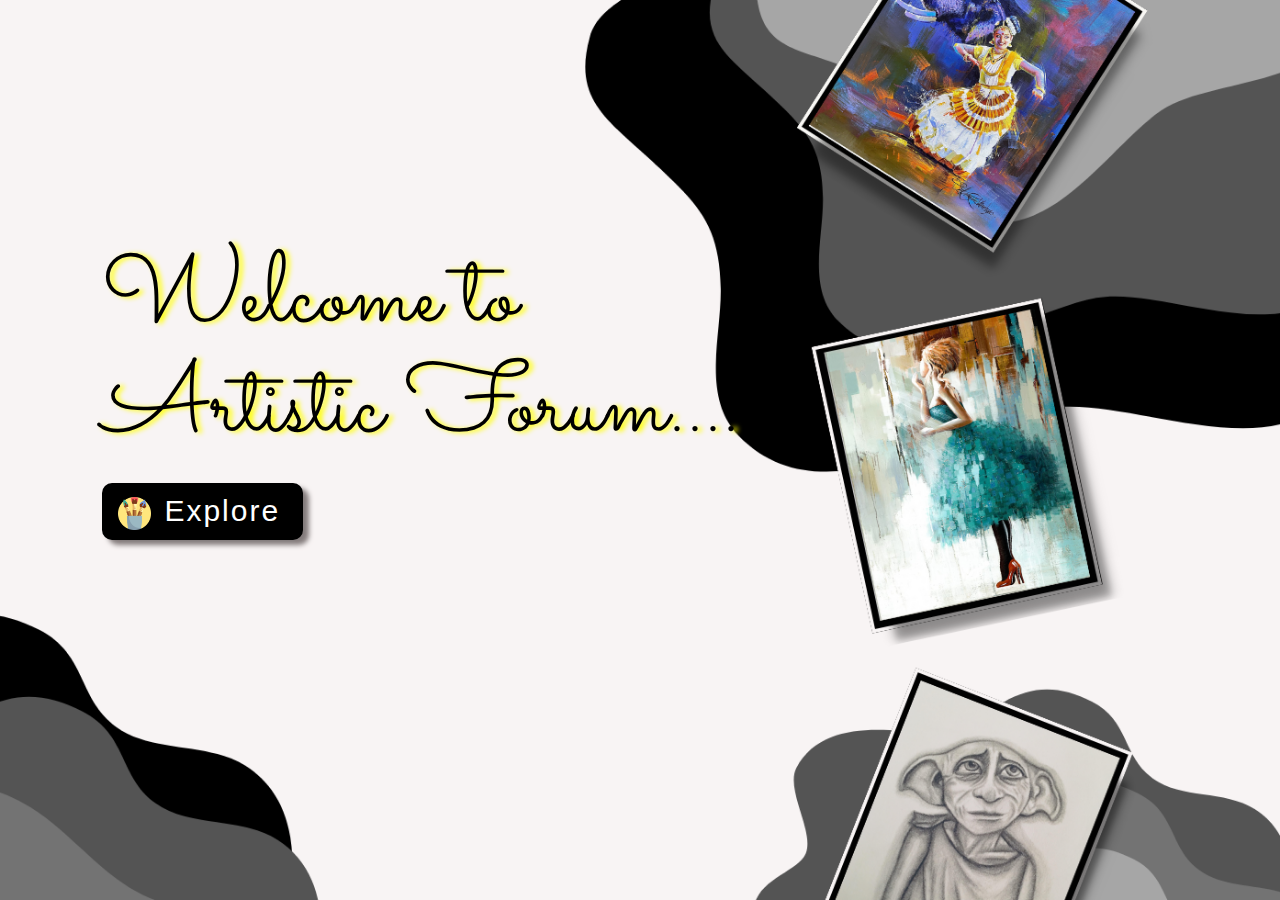
<file: index.html>
<html>

<head>
    <meta charset="utf-8">
    <title>
        Artistic Forum
    </title>
    
    <link rel="stylesheet" href="https://maxcdn.bootstrapcdn.com/bootstrap/3.4.1/css/bootstrap.min.css">
    <script src="https://ajax.googleapis.com/ajax/libs/jquery/3.3.1/jquery.min.js">
    </script>
    <script src="https://cdnjs.cloudflare.com/ajax/libs/popper.js/1.14.7/umd/popper.min.js">
    </script>
    <link rel="stylesheet" href="style.css">
    <link rel="icon" href="vrv.ico">
    <script src="https://code.jquery.com/jquery-3.2.1.slim.min.js" integrity="sha384-KJ3o2DKtIkvYIK3UENzmM7KCkRr/rE9/Qpg6aAZGJwFDMVNA/GpGFF93hXpG5KkN" crossorigin="anonymous"></script>
  <script src="https://cdnjs.cloudflare.com/ajax/libs/popper.js/1.12.9/umd/popper.min.js" integrity="sha384-ApNbgh9B+Y1QKtv3Rn7W3mgPxhU9K/ScQsAP7hUibX39j7fakFPskvXusvfa0b4Q" crossorigin="anonymous"></script>
  <script src="https://maxcdn.bootstrapcdn.com/bootstrap/4.0.0/js/bootstrap.min.js" integrity="sha384-JZR6Spejh4U02d8jOt6vLEHfe/JQGiRRSQQxSfFWpi1MquVdAyjUar5+76PVCmYl" crossorigin="anonymous"></script>

    <link rel="preconnect" href="https://fonts.googleapis.com">
    <link rel="preconnect" href="https://fonts.gstatic.com" crossorigin>
    <link href="https://fonts.googleapis.com/css2?family=Montserrat:wght@200;400&family=Sacramento&display=swap"
        rel="stylesheet">


</head>

<body>
    <div class="welcome">
        <h1>Welcome to Artistic Forum....</h1>
        <a href="sigin.html"><button type="button" class="btn btn-light buttonexplore"> <img src="brush.png" alt="" class="paintimg"><span class="explore">Explore</span></button></a>
    </div>
</body>

</html>
</file>
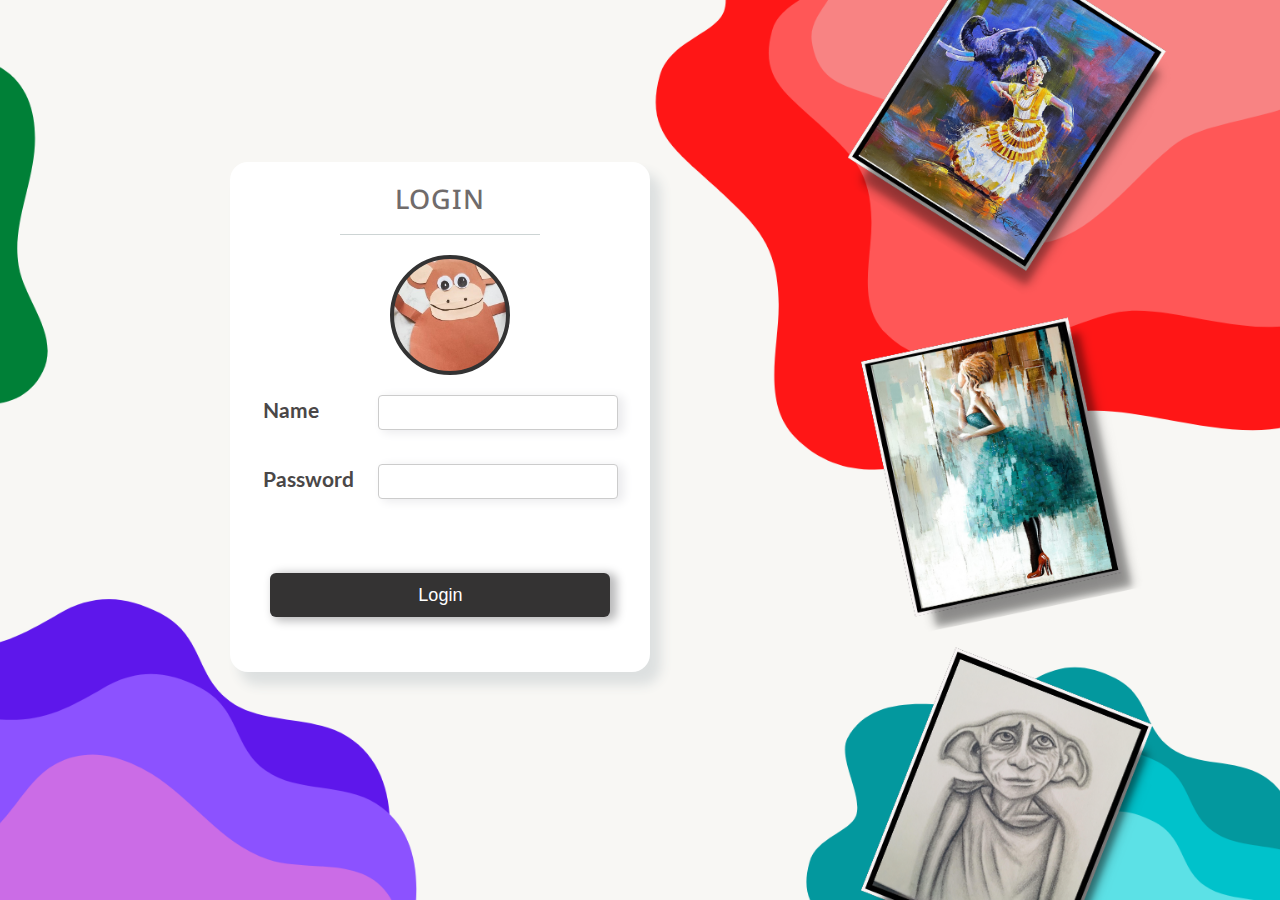
<file: login.html>
<html>

<head>
    <meta charset="utf-8">
    <title>
        Artistic Forum
    </title>
    <link rel="stylesheet" href="https://maxcdn.bootstrapcdn.com/bootstrap/3.4.1/css/bootstrap.min.css">

    <link rel="stylesheet" href="style3.css">
    <link rel="icon" href="vrv.ico">
    <link rel="preconnect" href="https://fonts.googleapis.com">
    <link rel="preconnect" href="https://fonts.gstatic.com" crossorigin>
    <link
        href="https://fonts.googleapis.com/css2?family=Montserrat:wght@200;400&family=Noto+Sans:wght@500&family=Sacramento&display=swap"
        rel="stylesheet">
    <link rel="preconnect" href="https://fonts.googleapis.com">
    <link rel="preconnect" href="https://fonts.gstatic.com" crossorigin>
    <link href="https://fonts.googleapis.com/css2?family=Montserrat:wght@200;400&family=Sacramento&display=swap"
        rel="stylesheet">
    <link
        href="https://fonts.googleapis.com/css2?family=Lato&family=Montserrat:wght@200;400&family=Mukta:wght@200&family=Noto+Sans:wght@200&family=Sacramento&display=swap"
        rel="stylesheet">
</head>

<body >
    <div></div>
    <div class="welcome" >
        <h1 class="createtext">LOGIN</h1>
        <hr>
        <div class="img imgmon">
       
        </div>
        <form>
            <div class="" table>
                <table>
                    <tr onclick="unchange()">
                        <td> <label class="nametext" for="form3Example1cg" te>Name</label></td>
                        <td><input type="text" class="nameenter" /></td>

                    </tr>
                    <tr>
                        <td onclick="unchange()"><label class="nametext" for="form3Example1cg">Password</label></td>
                        <td><input type="password" class="nameenter " onclick="imgchange()"/>
                    </tr>
                </table>
            </div>
            
            <div class="buttony" onclick="unchange()">
                <button type="button"
                    class="btn btn-success btn-block btn-lg gradient-custom-4 register">Login</button>
            </div>
            
        </form>
    </div>
    <script src="login.js" charset="utf-8"></script>

</body>

</html>
</file>
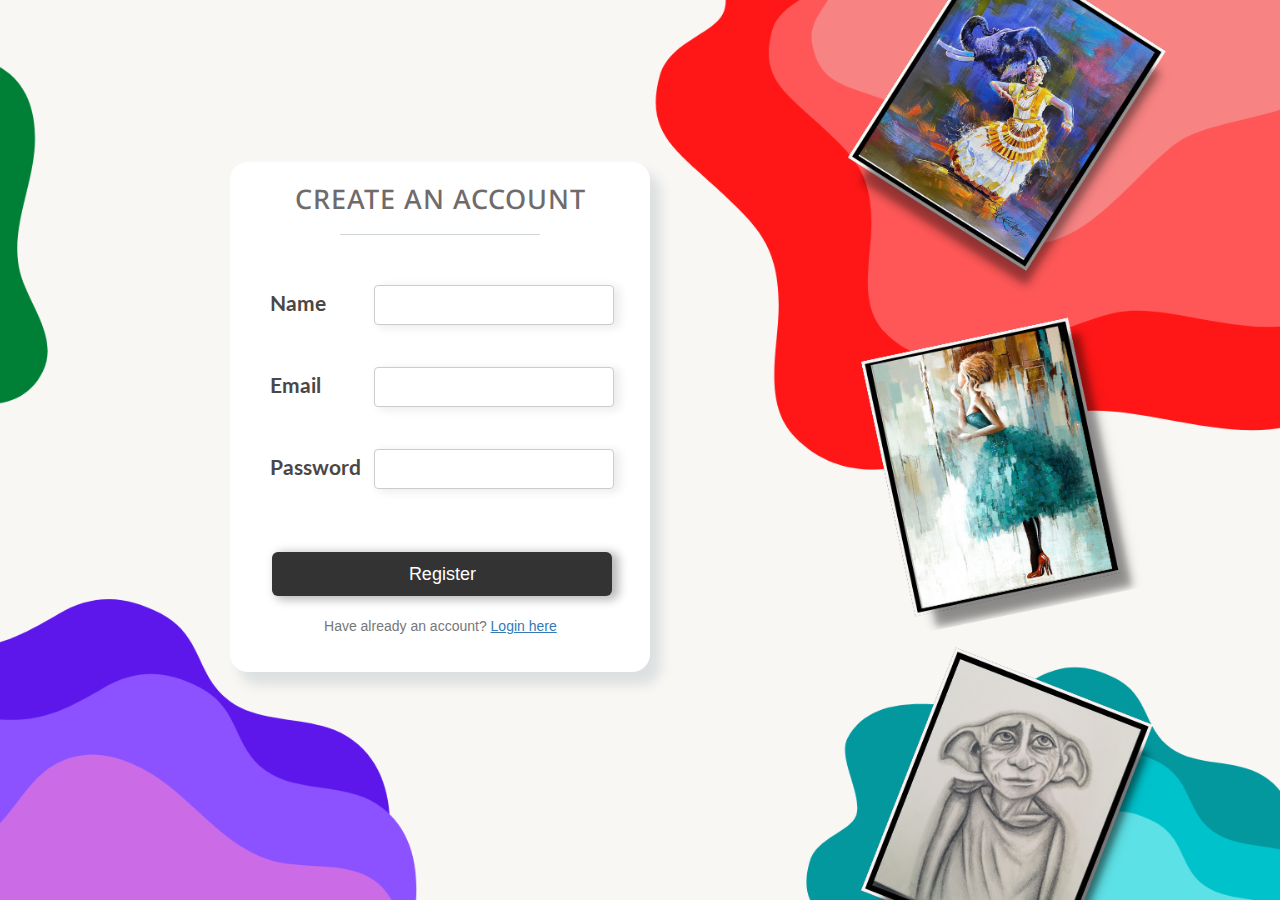
<file: sigin.html>
<html>

<head>
    <meta charset="utf-8">
    <title>
        Artistic Forum
    </title>
    <link rel="stylesheet" href="https://maxcdn.bootstrapcdn.com/bootstrap/3.4.1/css/bootstrap.min.css">

    <link rel="stylesheet" href="style1.css">
    <link rel="icon" href="vrv.ico">
    <link rel="preconnect" href="https://fonts.googleapis.com">
    <link rel="preconnect" href="https://fonts.gstatic.com" crossorigin>
    <link
        href="https://fonts.googleapis.com/css2?family=Montserrat:wght@200;400&family=Noto+Sans:wght@500&family=Sacramento&display=swap"
        rel="stylesheet">
    <link rel="preconnect" href="https://fonts.googleapis.com">
    <link rel="preconnect" href="https://fonts.gstatic.com" crossorigin>
    <link href="https://fonts.googleapis.com/css2?family=Montserrat:wght@200;400&family=Sacramento&display=swap"
        rel="stylesheet">
    <link
        href="https://fonts.googleapis.com/css2?family=Lato&family=Montserrat:wght@200;400&family=Mukta:wght@200&family=Noto+Sans:wght@200&family=Sacramento&display=swap"
        rel="stylesheet">
</head>

<body>
    <div class="welcome">
        <h1 class="createtext">CREATE AN ACCOUNT</h1>
        <hr>
        <form>
            <div class="" table>
                <table>
                    <tr>
                        <td> <label class="nametext" for="form3Example1cg" te>Name</label></td>
                        <td><input type="text" class="nameenter" /></td>

                    </tr>
                    <tr>
                        <td class="cell"> <label class="nametext" for="form3Example1cg">Email</label></td>
                        <td><input type="email" class="nameenter" /></td>
                    </tr>
                    <tr>
                        <td><label class="nametext" for="form3Example1cg">Password</label></td>
                        <td><input type="password" class="nameenter" />
                    </tr>
                </table>
            </div>
            
            <div class="buttony">
                <button type="button"
                    class="btn btn-success btn-block btn-lg gradient-custom-4 register">Register</button>
            </div>
            <p class="text-center text-muted mt-5 mb-0 alreadyaccount">Have already an account? <a href="login.html"
                    class="fw-bold text-body"><u>Login here</u></a></p>
        </form>
    </div>
</body>

</html>
</file>
<file: style.css>
body{
    background-image: url("2.png");
    background-repeat: no-repeat;
    background-position: center;
    background-size: cover;
}
h1{
    font-size: 10rem;
    align-content: left;
    font-family: 'Sacramento';
    color: black;
    font-weight:400;
    text-shadow: 4px 1px 5px yellow;


}
a{
    color: aliceblue;
}
.paintimg{
    height: 33px;
    padding-left: 3px;
    padding-right: 3px;

}
.explore{
    padding: 10px 10px;
    letter-spacing: 2px;
}
.buttonexplore{
    font-size: 3rem;
    margin-top: 8px;
    background-color:black;
    border-radius: 10px;
    color: white;
    box-shadow: 6px 5px 5px rgb(131, 123, 123) ;
}
.buttonexplore:hover{
    background-color: rgb(225, 225, 224);
}
.welcome{
    height: 100px;
    width: 650px;
 /*   margin: auto;
    margin-top: auto;*/
    position: absolute;
    top: 20%;
    left:26%;
}
@media screen and (max-width: 1437px) {

    body{
        background-image: url("2a.png") ;
        background-repeat: no-repeat;
    background-position: center;
    background-size: cover;
    }
    .welcome{
        top: 25%;
        left: 8%;
    }
  }
  @media screen and (max-width: 1081px) {

    body{
        background-image: url("8.png") ;
        
    }
     h1{
        font-size: 16rem;
    }
    .welcome{
        top: 39%;
        left: 23%;
    }
      .buttonexplore{
        height: 70px;
        width: 260px;
    }
  }
</file>
<file: style3.css>
body{
    background-image: url("4.png");
    background-repeat: no-repeat;
    background-position: center;
    background-size: cover;
}
td{
    height: 40px;
    width: 5px;
    padding-bottom: 34px;
}

hr{
    width: 200px;
    height: 1px;
    color: rgb(205, 212, 212);
    background-color: rgb(205, 212, 212);
    border-top: 0px;
    margin-bottom: 20px;
}
.nm{
    width: 40%;
}
h1{
    font-size: 27px;
    text-align: center;
    padding-top: 2px;
    margin-bottom: 4px;;
}
table {
    width: 100%;
    margin-left: 28px;
    margin-top: 20px;
  }
.welcome{
    height: 510;
    width: 420;
    background-color: white;
   
    position: absolute;
    top: 14%;
    left:33%;
    border-radius: 18px;
    box-shadow: 10px 12px 12px 1px rgb(221, 224, 224);
    
}
.img{
    background-size: cover;
    border-radius: 100%;
    height: 120px;
    width: 120px;
    border: 4px solid;
    margin-left:160px;
    margin-bottom: 20px;
}
.imgeye{
    background-image: url("eyeclosed.jpg");
    background-repeat: no-repeat;
    background-position: center;
    background-size: cover;
    
}
.imgmon{
    background-image: url("mondown.jpg");
    background-repeat: no-repeat;
    background-position: center;
    

}
.createtext{
    font-family: 'Noto Sans', sans-serif;
    letter-spacing: 1px;
    color: rgb(112, 107, 107);
}

.nametext{
    font-size:130%;
    margin-left: 5px;
    color: rgb(74, 71, 71);
    
    font-family: 'Lato', sans-serif;
}

.nameenter{
    height: 35px;
    width: 240px;
    border: 1px solid #ccc;
    border-radius: 4px;
    box-shadow: 5px 2px 10px 1px rgb(236, 236, 238);
}

.register{
    width: 340px;
    box-shadow: 5px 2px 10px 2px rgb(186, 186, 187);
    background-color: rgb(52, 51, 51);
    border: 0ch;
}
.register:hover{
    background-color: rgb(211, 205, 205);
    box-shadow: 4px 4px 10px 4px rgb(236, 236, 238);;
    color: black;
    border: 0ch;
}
.buttony{
    margin-left: 40px;
    margin-top: 40px;
}
.alreadyaccount{
    margin-top: 20px;
}

@media screen and (max-width: 1337px) {

    body{
        background-image: url("5.png") ;
        
    }
    .welcome{
        top: 18%;
        left: 18%;
    }
  }
  @media screen and (max-width: 1081px) {

    body{
        background-image: url("7.png") ;
        
    }
      h1{
       padding-top: 10px;   
      }
     .welcome{
        top: 40%;
        left: 25%;
        height: 590px;
    width: 462px;
    }
      .img{
        height: 130px;
          width: 130px;
          margin-bottom: 30px;
          margin-left:170px;
      }
      
      .buttony{
    width: 86%;
    margin-left: 12%;
    margin-top: 5%;
}
  
  }
</file>
<file: style1.css>
body{
    background-image: url("4.png");
    background-repeat: no-repeat;
    background-position: center;
    background-size: cover;
}
td{
    height: 40px;
    width: 5px;
    padding-bottom: 10%;
}

hr{
    width: 200px;
    height: 1px;
    color: rgb(205, 212, 212);
    background-color: rgb(205, 212, 212);
    border-top: 0px;
    margin-bottom: 50px;
}
.nm{
    width: 40%;
}
h1{
    font-size: 27px;
    text-align: center;
    padding-top: 2px;
    margin-bottom: 4px;
}
table {
    width: 100%;
    margin-left: 28px;
    margin-top: 20px;
  }
.welcome{
    height: 510px;
    width: 420px;
    background-color: white;
   
    position: absolute;
    top: 14%;
    left:33%;
    border-radius: 18px;
    box-shadow: 10px 12px 12px 1px rgb(221, 224, 224);
    
}
.createtext{
    font-family: 'Noto Sans', sans-serif;
    letter-spacing: 1px;
    color: rgb(112, 107, 107);
}

.nametext{
    font-size: 130%;
    margin-left: 10%;
    color: rgb(74, 71, 71);
    
    font-family: 'Lato', sans-serif;
}

.nameenter{
    height: 40px;
    width: 240px;
    border: 1px solid #ccc;
    border-radius: 4px;
    box-shadow: 5px 2px 10px 1px rgb(236, 236, 238);
}

.register{
    width: 340px;
    box-shadow: 5px 2px 10px 2px rgb(186, 186, 187);
    background-color: rgb(52, 51, 51);
    border: 0ch;
}
.register:hover{
    background-color: rgb(211, 205, 205);
    box-shadow: 4px 4px 10px 4px rgb(236, 236, 238);;
    color: black;
    border: 0ch;
}
.buttony{
    width: 80%;
    margin-left: 10%;
    margin-top: 5%;
}
.alreadyaccount{
    margin-top: 20px;
}

@media screen and (max-width: 1337px) {

    body{
        background-image: url("5.png") ;
        
    }
    .welcome{
        top: 18%;
        left: 18%;
    }
  }
  @media screen and (max-width: 1081px) {

    body{
        background-image: url("7.png") ;
        
    }
      h1{
          padding-top:18px;
      }
      .alreadyaccount{
        font-size: 2rem;
      }
    .welcome{
        top: 40%;
        left: 25%;
        height: 590px;
    width: 462px;
    }
      .buttony{
    width: 86%;
    margin-left: 12%;
    margin-top: 5%;
}
  }
</file>
